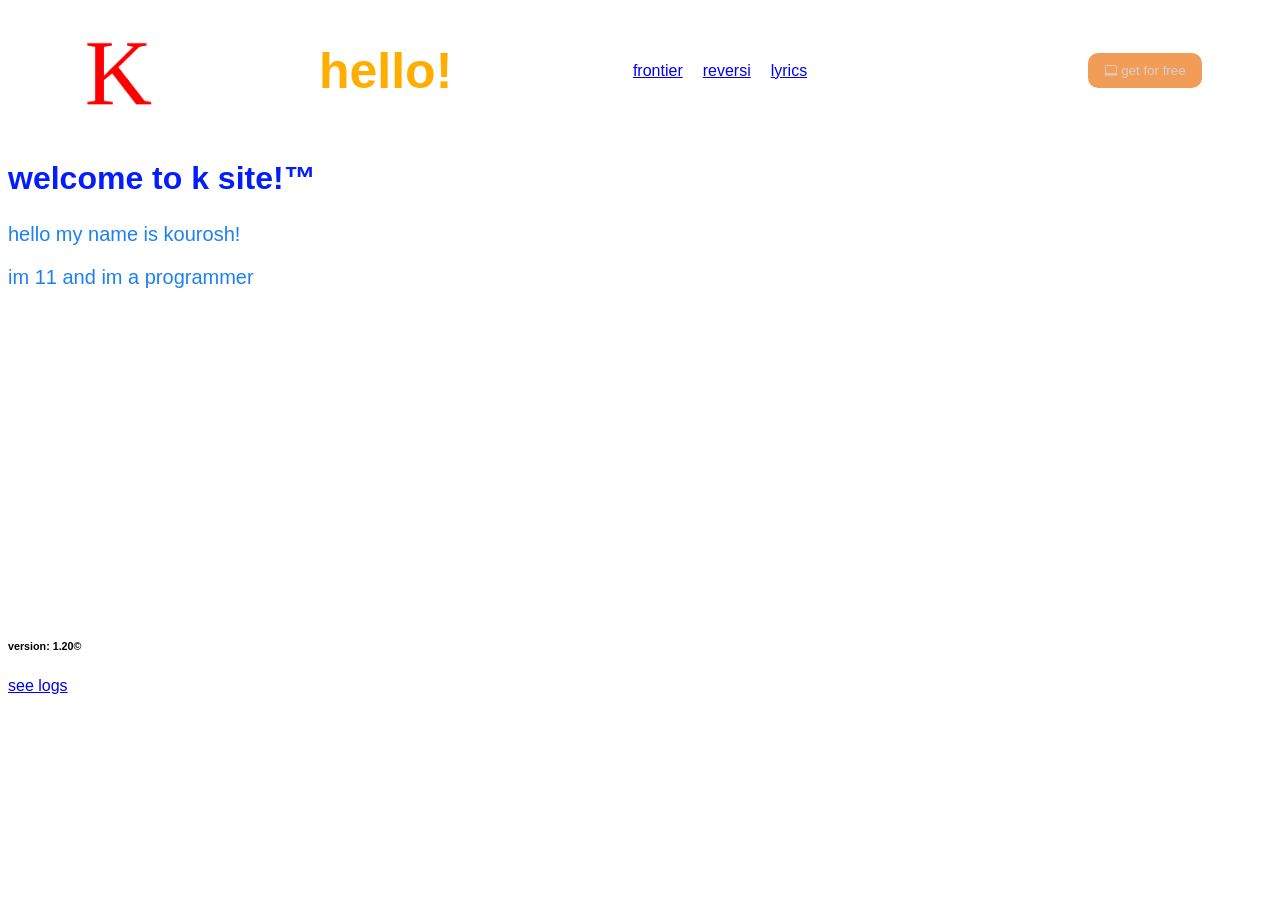
<file: index.html>
<!DOCTYPE html>
<html lang="en">
<head>
    <meta charset="UTF-8">
    <meta name="viewport" content="width=device-width, initial-scale=1.0">
    <title>k site!</title>
    <link rel="stylesheet" href="style.css">
    <link rel="stylesheet" href="https://cdn.jsdelivr.net/npm/bootstrap-icons@1.13.1/font/bootstrap-icons.min.css">
</head>
<body>
    <!-- header -->
    <header class="header-top">
        <img src="images/images.png" class="img1">
        <h1 class="h11">hello!</h1>
        <ul class="ul1">
            <a href="frontier.html">
            <li>frontier</li>
            </a>
            <a href="reversi.html">
            <li>reversi</li>
            </a>
            <a href="lyrics.html">
            <li>lyrics</li>
            </a>
        </ul>
        <br>
        <button><i class="bi bi-laptop"></i> get for free</button>
    </header>
    <footer class="footer1">
    <h2 class="h21">welcome to k site!™</h2>
    <p>hello my name is kourosh!</p>
    <p>im 11 and im a programmer</p>
    <br><br><br><br><br><br><br><br><br><br><br><br><br><br><br><br><br>
    <h6>version: 1.20©</h6>
         <a href="log.html">see logs</a>
    </footer>
</body>
</html>
</file>
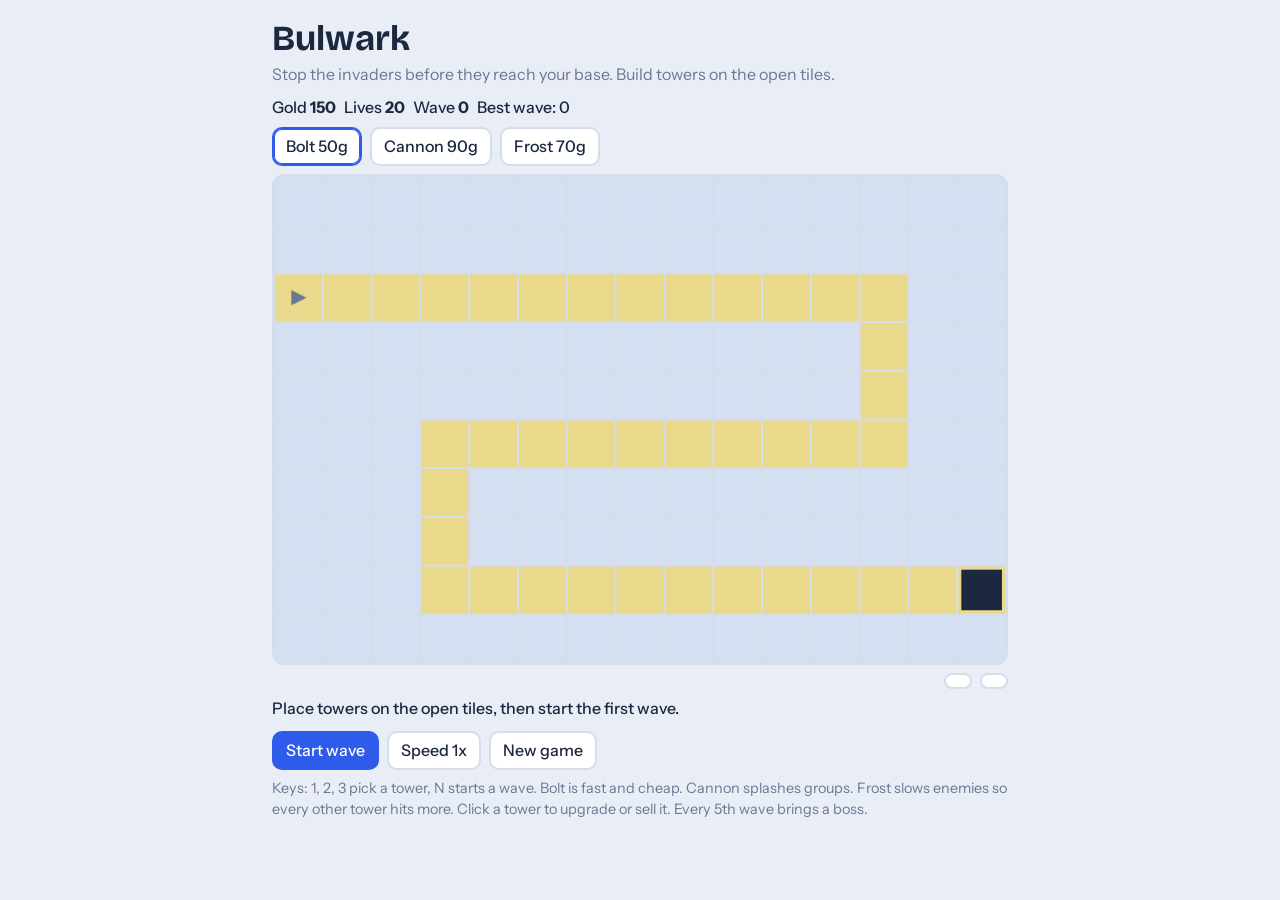
<file: bulwark.html>
<!DOCTYPE html>
<html lang="en">
<head>
<meta charset="utf-8">
<meta name="viewport" content="width=device-width, initial-scale=1, viewport-fit=cover">
<title>Bulwark</title>
<link href="https://fonts.googleapis.com/css2?family=Bricolage+Grotesque:wght@500;700&family=Instrument+Sans:wght@400;500&display=swap" rel="stylesheet">
<style>
:root{
  box-sizing:border-box;
  --bg:#e9eef6;--card:#fff;--ink:#1c2740;--muted:#6b7794;--line:#d5dcea;--cell:#d5dff2;--path:#ead98a;
  --p1:#1c2740;--accent:#2f5bea;
  padding-top:env(safe-area-inset-top,0px);padding-bottom:env(safe-area-inset-bottom,0px);
}
@media (prefers-color-scheme:dark){
  :root:not([data-theme="light"]){--bg:#141b2d;--card:#24304e;--ink:#e8edf8;--muted:#93a0bf;--line:#2c3856;--cell:#2a3655;--path:#5a5225;--p1:#e8edf8;--accent:#7b9bff}
}
:root[data-theme="dark"]{--bg:#141b2d;--card:#24304e;--ink:#e8edf8;--muted:#93a0bf;--line:#2c3856;--cell:#2a3655;--path:#5a5225;--p1:#e8edf8;--accent:#7b9bff}
html{scroll-padding-top:env(safe-area-inset-top,0px)}
*,*:before,*:after{box-sizing:inherit}
body{margin:0;background:var(--bg);color:var(--ink);font-family:"Instrument Sans",system-ui,sans-serif;font-size:16px;line-height:1.45}
main{max-width:760px;margin:0 auto;padding:20px 12px 36px}
h1{font-family:"Bricolage Grotesque",system-ui,sans-serif;font-weight:700;font-size:2.2rem;line-height:1.1;margin:0 0 4px}
.sub{color:var(--muted);margin:0 0 10px}
.row{display:flex;gap:8px;align-items:center;flex-wrap:wrap;margin:8px 0;font-weight:500}
.row .sp{flex:1}
button{font:inherit;cursor:pointer;border-radius:10px;border:2px solid var(--line);background:var(--card);color:var(--ink);padding:6px 12px}
button[aria-pressed=true]{border-color:var(--accent);box-shadow:inset 0 0 0 1px var(--accent)}
button:disabled{opacity:.45;cursor:default}
button.go{background:var(--accent);border-color:var(--accent);color:#fff;font-weight:500}
:root[data-theme="dark"] button.go{color:#141b2d}
:focus-visible{outline:3px solid var(--accent);outline-offset:2px}
canvas{display:block;width:100%;height:auto;aspect-ratio:3/2;border:2px solid var(--line);border-radius:12px;background:var(--line);touch-action:manipulation}
.msg{min-height:1.6em;font-weight:500}
.help{color:var(--muted);font-size:.9rem;margin:8px 0 0}
</style>
</head>
<body>
<main>
  <h1>Bulwark</h1>
  <p class="sub">Stop the invaders before they reach your base. Build towers on the open tiles.</p>
  <div class="row"><span>Gold <b id="g"></b></span><span>Lives <b id="l"></b></span><span>Wave <b id="w"></b></span><span id="best" class="sp"></span></div>
  <div class="row" id="tw" role="group" aria-label="Choose a tower to build"></div>
  <canvas id="cv" width="720" height="480" aria-label="Game board. Click an open tile to build, or a tower to select it."></canvas>
  <div class="row" id="panel" hidden><span id="pi" class="sp"></span><button id="up" type="button"></button><button id="sell" type="button"></button></div>
  <div class="msg" id="msg" aria-live="polite"></div>
  <div class="row"><button class="go" id="start" type="button">Start wave</button><button id="spd" type="button">Speed 1x</button><button id="new" type="button">New game</button></div>
  <p class="help">Keys: 1, 2, 3 pick a tower, N starts a wave. Bolt is fast and cheap. Cannon splashes groups. Frost slows enemies so every other tower hits more. Click a tower to upgrade or sell it. Every 5th wave brings a boss.</p>
</main>
<script>
var CW=15,CH=10,S=48,KEY="bulwark-best";
var TW={B:{n:"Bolt",c:50,d:9,r:2.7,rt:.45,col:"#2f5bea"},C:{n:"Cannon",c:90,d:24,r:2.5,rt:1.5,col:"#e0453a"},F:{n:"Frost",c:70,d:2,r:2.3,rt:.8,col:"#2a9d8f"}};
var EN={G:{hp:40,sp:55,b:5,r:11,l:1},R:{hp:22,sp:95,b:4,r:8,l:1},T:{hp:160,sp:36,b:14,r:15,l:2},X:{hp:800,sp:28,b:80,r:20,l:5}};
var WP=[[0,2],[12,2],[12,5],[3,5],[3,8],[14,8]];
var pts=WP.map(function(p){return[p[0]*S+S/2,p[1]*S+S/2]}),segL=[],total=0,pc={};
for(var i=1;i<WP.length;i++){
  var a=WP[i-1],b=WP[i];segL.push(Math.abs(b[0]-a[0])*S+Math.abs(b[1]-a[1])*S);total+=segL[i-1];
  var dx=Math.sign(b[0]-a[0]),dy=Math.sign(b[1]-a[1]),x=a[0],y=a[1];pc[x+","+y]=1;
  while(x!==b[0]||y!==b[1]){x+=dx;y+=dy;pc[x+","+y]=1}
}
function posAt(d){var i=0;while(i<segL.length-1&&d>segL[i]){d-=segL[i];i++}
  var a=pts[i],b=pts[i+1],t=Math.min(1,d/segL[i]);return[a[0]+(b[0]-a[0])*t,a[1]+(b[1]-a[1])*t]}
var cv=document.getElementById("cv"),ctx=cv.getContext("2d"),cs=getComputedStyle(document.documentElement);
function col(n){return cs.getPropertyValue(n).trim()}
var gold,lives,wave,active,over,speed=1,towers,enemies,fx,queue,spawnCd,sel,build="B",hover=null,msg,last=0;
function getBest(){try{return parseInt(localStorage.getItem(KEY),10)||0}catch(e){return 0}}
function st(t){var b=TW[t.t],k=t.l-1;return{d:b.d*(1+.7*k),r:(b.r+.2*k)*S,rt:b.rt*(1-.1*k)}}
function upCost(t){return Math.round(TW[t.t].c*.75*t.l)}
function towerAt(x,y){return towers.find(function(t){return t.x===x&&t.y===y})}
function makeWave(n){
  var q=[],cnt=5+Math.floor(n*1.8);
  for(var i=0;i<cnt;i++){var r=Math.random();q.push(n>=2&&r<.3?"R":n>=4&&r>.8?"T":"G")}
  if(n%5===0)q.push("X");
  return q;
}
function startWave(){
  if(active||over)return;
  wave++;queue=makeWave(wave);active=true;spawnCd=0;msg="Wave "+wave+" incoming.";
}
function update(dt){
  if(active&&queue.length){
    spawnCd-=dt;
    if(spawnCd<=0){var k=queue.shift(),hp=EN[k].hp*(1+.15*wave);enemies.push({k:k,d:0,hp:hp,max:hp,slow:0});spawnCd=Math.max(.35,.8-.02*wave)}
  }
  enemies.forEach(function(e){var s=EN[e.k].sp*(e.slow>0?.5:1);e.slow-=dt;e.d+=s*dt});
  enemies=enemies.filter(function(e){if(e.d>=total){lives-=EN[e.k].l;return false}return true});
  towers.forEach(function(t){
    t.cd-=dt;if(t.cd>0)return;
    var s=st(t),cx=t.x*S+S/2,cy=t.y*S+S/2,tg=null,td=-1;
    enemies.forEach(function(e){var p=posAt(e.d);if(Math.hypot(p[0]-cx,p[1]-cy)<=s.r&&e.d>td){td=e.d;tg=e}});
    if(!tg)return;
    t.cd=s.rt;var p=posAt(tg.d);
    if(t.t==="B"){tg.hp-=s.d;fx.push({l:1,a:cx,b:cy,x:p[0],y:p[1],t:.12,c:TW.B.col})}
    else if(t.t==="C"){
      enemies.forEach(function(e){var q=posAt(e.d),h=Math.hypot(q[0]-p[0],q[1]-p[1]);if(h<=S*1.1)e.hp-=h<3?s.d:s.d*.6});
      fx.push({l:0,x:p[0],y:p[1],t:.25,c:TW.C.col,r:S*1.1});
    }else{
      enemies.forEach(function(e){var q=posAt(e.d);if(Math.hypot(q[0]-p[0],q[1]-p[1])<=S*.8){e.hp-=s.d;e.slow=1.5}});
      fx.push({l:0,x:p[0],y:p[1],t:.2,c:TW.F.col,r:S*.8});
    }
  });
  enemies=enemies.filter(function(e){if(e.hp<=0){gold+=EN[e.k].b;return false}return true});
  fx.forEach(function(f){f.t-=dt});fx=fx.filter(function(f){return f.t>0});
  if(active&&!queue.length&&!enemies.length){active=false;var bn=20+wave*3;gold+=bn;msg="Wave "+wave+" cleared. +"+bn+" gold. Build or upgrade, then start the next wave."}
  if(lives<=0){
    lives=0;over=true;active=false;
    try{if(wave>getBest())localStorage.setItem(KEY,String(wave))}catch(e){}
    msg="Game over. You reached wave "+wave+".";
  }
}
function draw(){
  ctx.fillStyle=col("--line");ctx.fillRect(0,0,cv.width,cv.height);
  for(var y=0;y<CH;y++)for(var x=0;x<CW;x++){
    ctx.fillStyle=pc[x+","+y]?col("--path"):col("--cell");ctx.fillRect(x*S+1,y*S+1,S-2,S-2);
  }
  ctx.fillStyle=col("--p1");ctx.fillRect(14*S+4,8*S+4,S-8,S-8);
  ctx.fillStyle=col("--muted");ctx.font="bold 18px sans-serif";ctx.textAlign="center";ctx.textBaseline="middle";
  ctx.fillText("\u25B6",S/2,2*S+S/2);
  if(hover&&!over&&!pc[hover.x+","+hover.y]&&!towerAt(hover.x,hover.y)&&hover.x>=0&&hover.x<CW&&hover.y>=0&&hover.y<CH){
    ctx.strokeStyle=TW[build].col;ctx.globalAlpha=.6;ctx.beginPath();ctx.arc(hover.x*S+S/2,hover.y*S+S/2,TW[build].r*S,0,7);ctx.stroke();ctx.globalAlpha=1;
  }
  towers.forEach(function(t){
    var cx=t.x*S+S/2,cy=t.y*S+S/2;
    if(t===sel){ctx.strokeStyle=col("--accent");ctx.lineWidth=2;ctx.beginPath();ctx.arc(cx,cy,st(t).r,0,7);ctx.stroke();ctx.lineWidth=1}
    ctx.fillStyle=TW[t.t].col;ctx.beginPath();ctx.arc(cx,cy,S*.36,0,7);ctx.fill();
    ctx.fillStyle="#fff";ctx.font="bold 17px sans-serif";ctx.fillText(t.t,cx,cy-2);
    for(var i=0;i<t.l;i++){ctx.beginPath();ctx.arc(cx-(t.l-1)*4+i*8,cy+S*.24,2.2,0,7);ctx.fill()}
  });
  enemies.forEach(function(e){
    var p=posAt(e.d),r=EN[e.k].r;
    ctx.fillStyle=col("--ink");ctx.beginPath();ctx.arc(p[0],p[1],r,0,7);ctx.fill();
    if(e.slow>0||e.k==="X"){ctx.strokeStyle=e.slow>0?"#2a9d8f":"#e0453a";ctx.lineWidth=3;ctx.stroke();ctx.lineWidth=1}
    ctx.fillStyle="#e0453a";ctx.fillRect(p[0]-r,p[1]-r-7,2*r,3);
    ctx.fillStyle="#3fbf6a";ctx.fillRect(p[0]-r,p[1]-r-7,2*r*Math.max(0,e.hp/e.max),3);
  });
  fx.forEach(function(f){
    ctx.globalAlpha=Math.min(1,f.t*5);ctx.strokeStyle=f.c;ctx.fillStyle=f.c;
    if(f.l){ctx.lineWidth=3;ctx.beginPath();ctx.moveTo(f.a,f.b);ctx.lineTo(f.x,f.y);ctx.stroke();ctx.lineWidth=1}
    else{ctx.globalAlpha*=.35;ctx.beginPath();ctx.arc(f.x,f.y,f.r,0,7);ctx.fill()}
    ctx.globalAlpha=1;
  });
}
function $(i){return document.getElementById(i)}
function ui(){
  $("g").textContent=gold;$("l").textContent=lives;$("w").textContent=wave;
  $("best").textContent="Best wave: "+getBest();
  $("msg").textContent=msg;
  $("start").disabled=active||over;
  document.querySelectorAll("#tw button").forEach(function(b){b.setAttribute("aria-pressed",b.dataset.t===build)});
  var p=$("panel");p.hidden=!sel;
  if(sel){
    var s=st(sel),c=upCost(sel);
    $("pi").textContent=TW[sel.t].n+" level "+sel.l+": damage "+s.d.toFixed(0)+", fires every "+s.rt.toFixed(2)+"s";
    $("up").textContent=sel.l>=3?"Max level":"Upgrade "+c+"g";$("up").disabled=over||sel.l>=3||gold<c;
    $("sell").textContent="Sell +"+Math.floor(sel.sp*.6)+"g";$("sell").disabled=over;
  }
}
function frame(ts){
  var dt=Math.min(.05,(ts-last)/1000||0);last=ts;
  if(!over)update(dt*speed);
  draw();ui();requestAnimationFrame(frame);
}
function cell(ev){var r=cv.getBoundingClientRect();return{x:Math.floor((ev.clientX-r.left)*cv.width/r.width/S),y:Math.floor((ev.clientY-r.top)*cv.height/r.height/S)}}
cv.addEventListener("mousemove",function(ev){hover=cell(ev)});
cv.addEventListener("mouseleave",function(){hover=null});
cv.addEventListener("click",function(ev){
  if(over)return;
  var c=cell(ev);if(c.x<0||c.y<0||c.x>=CW||c.y>=CH)return;
  var t=towerAt(c.x,c.y);if(t){sel=t;return}
  sel=null;if(pc[c.x+","+c.y])return;
  var b=TW[build];if(gold<b.c){msg="Not enough gold for a "+b.n+" tower.";return}
  gold-=b.c;towers.push({x:c.x,y:c.y,t:build,l:1,cd:0,sp:b.c});msg="";
});
$("up").onclick=function(){if(sel&&!over&&sel.l<3&&gold>=upCost(sel)){gold-=upCost(sel);sel.sp+=upCost(sel);sel.l++}};
$("sell").onclick=function(){if(sel&&!over){gold+=Math.floor(sel.sp*.6);towers=towers.filter(function(t){return t!==sel});sel=null}};
$("start").onclick=startWave;
$("spd").onclick=function(){speed=speed===1?2:1;this.textContent="Speed "+speed+"x"};
$("new").onclick=newGame;
["B","C","F"].forEach(function(k){
  var b=document.createElement("button");b.type="button";b.dataset.t=k;b.textContent=TW[k].n+" "+TW[k].c+"g";
  b.onclick=function(){build=k;sel=null};$("tw").appendChild(b);
});
document.addEventListener("keydown",function(e){
  if(e.key==="1")build="B";else if(e.key==="2")build="C";else if(e.key==="3")build="F";
  else if(e.key==="n"||e.key==="N")startWave();
});
function newGame(){
  gold=150;lives=20;wave=0;active=false;over=false;towers=[];enemies=[];fx=[];queue=[];sel=null;
  msg="Place towers on the open tiles, then start the first wave.";
}
newGame();requestAnimationFrame(frame);
</script>
</body>
</html>
</file>
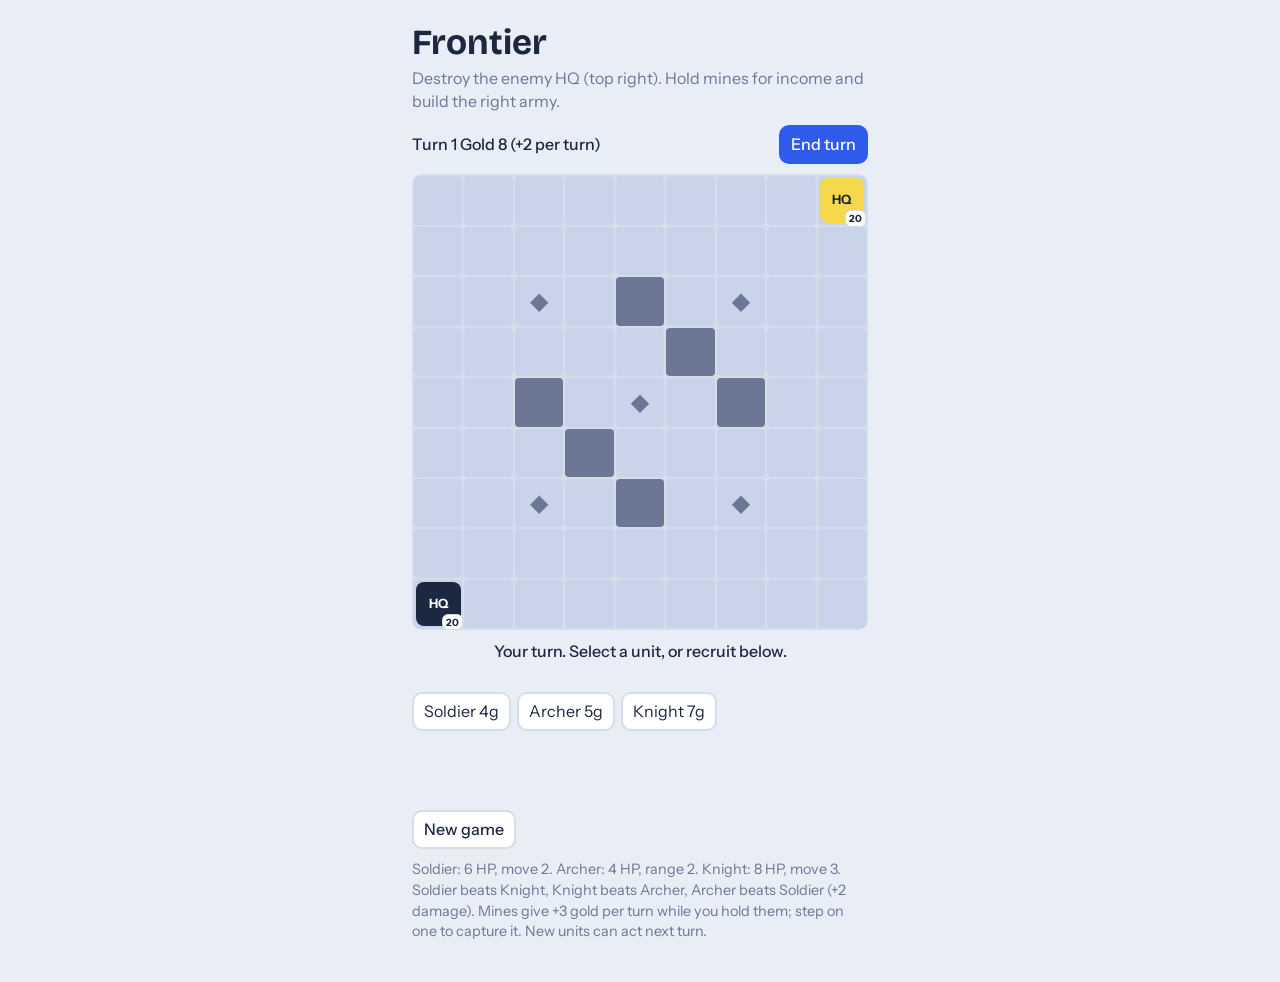
<file: frontier.html>
<!DOCTYPE html>
<html lang="en">
<head>
<meta charset="utf-8">
<meta name="viewport" content="width=device-width, initial-scale=1, viewport-fit=cover">
<title>Frontier</title>
<link href="https://fonts.googleapis.com/css2?family=Bricolage+Grotesque:wght@500;700&family=Instrument+Sans:wght@400;500&display=swap" rel="stylesheet">
<style>
:root{
  box-sizing:border-box;
  --bg:#e9eef6;--card:#fff;--ink:#1c2740;--muted:#6b7794;--line:#d5dcea;--board:#c9d4ea;
  --p1:#1c2740;--p1t:#fff;--p2:#f6d84c;--p2t:#1c2740;--accent:#2f5bea;--danger:#e0453a;--gold:#b58f00;
  padding-top:env(safe-area-inset-top,0px);padding-bottom:env(safe-area-inset-bottom,0px);
}
@media (prefers-color-scheme:dark){
  :root:not([data-theme="light"]){--bg:#141b2d;--card:#24304e;--ink:#e8edf8;--muted:#93a0bf;--line:#2c3856;--board:#24304e;--p1:#e8edf8;--p1t:#141b2d;--accent:#7b9bff;--gold:#f6d84c}
}
:root[data-theme="dark"]{--bg:#141b2d;--card:#24304e;--ink:#e8edf8;--muted:#93a0bf;--line:#2c3856;--board:#24304e;--p1:#e8edf8;--p1t:#141b2d;--accent:#7b9bff;--gold:#f6d84c}
html{scroll-padding-top:env(safe-area-inset-top,0px)}
*,*:before,*:after{box-sizing:inherit}
body{margin:0;background:var(--bg);color:var(--ink);font-family:"Instrument Sans",system-ui,sans-serif;font-size:16px;line-height:1.45}
main{max-width:480px;margin:0 auto;padding:24px 12px 40px}
h1{font-family:"Bricolage Grotesque",system-ui,sans-serif;font-weight:700;font-size:2.2rem;line-height:1.1;margin:0 0 4px}
.sub{color:var(--muted);margin:0 0 12px}
.row{display:flex;justify-content:space-between;align-items:center;gap:8px;margin-bottom:10px;flex-wrap:wrap;font-weight:500}
button{font:inherit;cursor:pointer;border-radius:10px;border:2px solid var(--line);background:var(--card);color:var(--ink);padding:6px 10px}
button:disabled{opacity:.45;cursor:default}
button.go{background:var(--accent);border-color:var(--accent);color:#fff;font-weight:500}
:root[data-theme="dark"] button.go{color:#141b2d}
:focus-visible{outline:3px solid var(--accent);outline-offset:2px}
.board{display:grid;grid-template-columns:repeat(9,1fr);gap:2px;background:var(--line);padding:2px;border-radius:10px}
.cell{aspect-ratio:1;background:var(--board);border:0;border-radius:4px;padding:0;position:relative;display:flex;align-items:center;justify-content:center}
.cell.wall{background:var(--muted)}
.cell.reach{box-shadow:inset 0 0 0 3px var(--accent);background:color-mix(in srgb,var(--accent) 22%,var(--board))}
.cell.tgt{box-shadow:inset 0 0 0 3px var(--danger)}
.cell.sel{outline:3px solid var(--accent);outline-offset:-3px}
.mine{position:absolute;font-style:normal;font-size:1.5rem;line-height:1;color:var(--muted)}
.mine.o0{color:var(--p1)}.mine.o1{color:var(--gold)}
.u,.hq{position:relative;z-index:1;display:flex;align-items:center;justify-content:center;font-weight:700;width:78%;height:78%}
.u{border-radius:50%}.hq{border-radius:8px;width:92%;height:92%;font-size:.8rem}
.u.o0,.hq.o0{background:var(--p1);color:var(--p1t)}
.u.o1,.hq.o1{background:var(--p2);color:var(--p2t)}
.u.done{opacity:.55}
small{position:absolute;right:-2px;bottom:-4px;font-size:.62rem;background:var(--card);color:var(--ink);border-radius:6px;padding:0 3px;border:1px solid var(--line)}
.msg{min-height:2.6em;margin:10px 0;font-weight:500;text-align:center}
.rec{display:flex;gap:6px;flex-wrap:wrap;margin-bottom:10px}
.log{color:var(--muted);font-size:.9rem;min-height:4.2em;margin:0 0 8px}
.help{color:var(--muted);font-size:.9rem;margin:0}
</style>
</head>
<body>
<main>
  <h1>Frontier</h1>
  <p class="sub">Destroy the enemy HQ (top right). Hold mines for income and build the right army.</p>
  <div class="row"><span id="info"></span><button class="go" id="end" type="button">End turn</button></div>
  <div class="board" id="board"></div>
  <div class="msg" id="msg" aria-live="polite"></div>
  <div class="rec" id="rec"></div>
  <p class="log" id="log"></p>
  <div class="row"><button id="new" type="button">New game</button></div>
  <p class="help">Soldier: 6 HP, move 2. Archer: 4 HP, range 2. Knight: 8 HP, move 3. Soldier beats Knight, Knight beats Archer, Archer beats Soldier (+2 damage). Mines give +3 gold per turn while you hold them; step on one to capture it. New units can act next turn.</p>
</main>
<script>
var G=9,T={S:{n:"Soldier",c:4,hp:6,a:3,m:2,r:1},A:{n:"Archer",c:5,hp:4,a:3,m:2,r:2},K:{n:"Knight",c:7,hp:8,a:4,m:3,r:1}};
var BEAT={K:"A",A:"S",S:"K"},DIRS=[[1,0],[-1,0],[0,1],[0,-1]];
var walls,mines,units,hq,gold,turn,turnNo,sel,over,winner,busy,notes,cells=[];
function key(x,y){return x+","+y}
function dist(a,b,c,d){return Math.abs(a-c)+Math.abs(b-d)}
function ub(x,y){return units.find(function(u){return u.x===x&&u.y===y})}
function hqAt(x,y){return hq.findIndex(function(h){return h.x===x&&h.y===y})}
function blocked(x,y){return x<0||y<0||x>=G||y>=G||walls[key(x,y)]||ub(x,y)||hqAt(x,y)>=0}
function mineAt(x,y){return mines.find(function(m){return m.x===x&&m.y===y})}
function income(o){return 2+3*mines.filter(function(m){return m.owner===o}).length}
function note(t){notes.push(t);if(notes.length>3)notes.shift()}
function reach(u){
  var q=[{x:u.x,y:u.y,d:0}],seen={},out=[];seen[key(u.x,u.y)]=1;
  while(q.length){
    var c=q.shift();out.push(c);if(c.d>=T[u.t].m)continue;
    DIRS.forEach(function(d){var x=c.x+d[0],y=c.y+d[1];
      if(!seen[key(x,y)]&&!blocked(x,y)){seen[key(x,y)]=1;q.push({x:x,y:y,d:c.d+1})}});
  }
  return out;
}
function targets(u,x,y){
  var r=T[u.t].r,out=[];
  units.forEach(function(e){if(e.o!==u.o&&dist(e.x,e.y,x,y)<=r)out.push({k:"u",e:e,x:e.x,y:e.y})});
  var h=hq[1-u.o];if(dist(h.x,h.y,x,y)<=r)out.push({k:"h",e:h,x:h.x,y:h.y});
  return out;
}
function dmg(a,d){return T[a.t].a+(d.t&&BEAT[a.t]===d.t?2:0)}
function moveTo(u,x,y){u.x=x;u.y=y;u.moved=true;var m=mineAt(x,y);if(m&&m.owner!==u.o){m.owner=u.o;note((u.o?"Enemy":"You")+" captured a mine.")}}
function attack(u,g){
  var e=g.e,d=dmg(u,e),dd=dist(u.x,u.y,e.x,e.y);e.hp-=d;u.moved=u.acted=true;
  var m=(u.o?"Enemy ":"Your ")+T[u.t].n+" hit "+(g.k==="h"?"HQ":T[e.t].n)+" for "+d+".";
  if(e.hp<=0){
    if(g.k==="h"){over=true;winner=u.o}else{units=units.filter(function(x){return x!==e});m+=" Destroyed."}
  }else if(g.k==="u"&&dd===1){
    var c=dmg(e,u);u.hp-=c;m+=" Counter "+c+".";
    if(u.hp<=0){units=units.filter(function(x){return x!==u});m+=" Attacker lost."}
  }
  note(m);
}
function recruit(o,t){
  if(gold[o]<T[t].c)return false;
  var h=hq[o],c=[];
  for(var dx=-1;dx<=1;dx++)for(var dy=-1;dy<=1;dy++){var x=h.x+dx,y=h.y+dy;if((dx||dy)&&!blocked(x,y))c.push({x:x,y:y})}
  if(!c.length)return false;
  c.sort(function(a,b){return dist(a.x,a.y,4,4)-dist(b.x,b.y,4,4)});
  gold[o]-=T[t].c;units.push({t:t,o:o,x:c[0].x,y:c[0].y,hp:T[t].hp,moved:true,acted:true});
  return true;
}
function startTurn(o){gold[o]+=income(o);units.forEach(function(u){if(u.o===o)u.moved=u.acted=false})}
function aiRecruit(){
  var cnt={S:0,A:0,K:0},keys=["S","A","K"];
  units.forEach(function(u){if(u.o===0)cnt[u.t]++});
  var n=units.filter(function(u){return u.o===1}).length;
  while(n<9){
    keys.sort(function(a,b){return cnt[b]-cnt[a]||Math.random()-.5});
    var want={K:"S",A:"K",S:"A"}[keys[0]];
    if(gold[1]<T[want].c)want="S";
    if(!recruit(1,want))break;
    n++;
  }
}
function aiAct(u){
  var mn=mines.filter(function(m){return m.owner!==1}).sort(function(a,b){return dist(a.x,a.y,u.x,u.y)-dist(b.x,b.y,u.x,u.y)})[0];
  var obj=mn&&dist(mn.x,mn.y,u.x,u.y)<=6?mn:hq[0],best=null,bs=-1e9;
  reach(u).forEach(function(t){
    var m=mineAt(t.x,t.y),base=-0.4*dist(t.x,t.y,obj.x,obj.y)+(m&&m.owner!==1?5:0);
    if(base>bs){bs=base;best={t:t,g:null}}
    targets(u,t.x,t.y).forEach(function(g){
      var d=dmg(u,g.e),kill=g.e.hp<=d,ad=dist(t.x,t.y,g.x,g.y);
      var s=base+3*d+(kill?12:0)+(g.k==="h"?d*2:0)-(ad===1&&g.k==="u"&&!kill?dmg(g.e,u)*2:0);
      if(s>bs){bs=s;best={t:t,g:g}}
    });
  });
  if(best.t.x!==u.x||best.t.y!==u.y)moveTo(u,best.t.x,best.t.y);
  if(best.g)attack(u,best.g);
}
function aiTurn(){
  startTurn(1);aiRecruit();render();
  var list=units.filter(function(u){return u.o===1}),i=0;
  (function step(){
    if(over){render();return}
    if(i>=list.length){turn=0;busy=false;turnNo++;startTurn(0);render();return}
    var u=list[i++];
    if(units.indexOf(u)>=0)aiAct(u);
    render();setTimeout(step,350);
  })();
}
function render(){
  var rs={},ts={};
  if(sel&&turn===0&&!over){
    if(!sel.moved)reach(sel).forEach(function(c){if(c.d>0)rs[key(c.x,c.y)]=1});
    if(!sel.acted)targets(sel,sel.x,sel.y).forEach(function(g){ts[key(g.x,g.y)]=1});
  }
  cells.forEach(function(el,i){
    var x=i%G,y=Math.floor(i/G),k=key(x,y),h="",cls="cell",lab="Column "+(x+1)+", row "+(y+1)+": ";
    if(walls[k]){cls+=" wall";lab+="mountain"}
    var m=mineAt(x,y);
    if(m){h+='<i class="mine o'+m.owner+'">&#9670;</i>';lab+="mine, "+(m.owner<0?"neutral":m.owner?"enemy":"yours")+". "}
    var hi=hqAt(x,y);
    if(hi>=0){h+='<span class="hq o'+hi+'">HQ<small>'+hq[hi].hp+'</small></span>';lab+=(hi?"enemy":"your")+" HQ, "+hq[hi].hp+" health"}
    var u=ub(x,y);
    if(u){h+='<span class="u o'+u.o+(u.moved&&u.acted?" done":"")+'">'+u.t+'<small>'+u.hp+'</small></span>';lab+=(u.o?"enemy ":"your ")+T[u.t].n+", "+u.hp+" health"}
    if(rs[k]){cls+=" reach";lab+="can move here"}
    if(ts[k]){cls+=" tgt";lab+=", can attack"}
    if(sel&&sel===u)cls+=" sel";
    el.className=cls;el.innerHTML=h;el.setAttribute("aria-label",lab);
  });
  document.getElementById("info").textContent="Turn "+turnNo+"   Gold "+gold[0]+" (+"+income(0)+" per turn)";
  document.getElementById("msg").textContent=over?(winner===0?"Victory! The enemy HQ has fallen.":"Defeat. Your HQ has fallen."):busy?"Enemy is moving...":"Your turn. Select a unit, or recruit below.";
  document.getElementById("log").innerHTML=notes.join("<br>");
  document.querySelectorAll("#rec button").forEach(function(b){b.disabled=over||busy||gold[0]<T[b.dataset.t].c});
  document.getElementById("end").disabled=over||busy;
}
function click(x,y){
  if(over||busy||turn!==0)return;
  var u=ub(x,y),s=sel;
  if(s){
    if(u&&u.o===0){sel=(u.moved&&u.acted)?null:u;render();return}
    if(!s.acted){var g=targets(s,s.x,s.y).find(function(t){return t.x===x&&t.y===y});
      if(g){attack(s,g);sel=null;render();return}}
    if(!s.moved){var r=reach(s).find(function(c){return c.d>0&&c.x===x&&c.y===y});
      if(r){moveTo(s,x,y);render();return}}
    sel=null;render();return;
  }
  if(u&&u.o===0&&!(u.moved&&u.acted))sel=u;
  render();
}
function newGame(){
  walls={};[[3,5],[5,3],[2,4],[6,4],[4,6],[4,2]].forEach(function(p){walls[key(p[0],p[1])]=1});
  mines=[[2,6],[6,2],[4,4],[6,6],[2,2]].map(function(p){return{x:p[0],y:p[1],owner:-1}});
  units=[];hq=[{x:0,y:8,hp:20},{x:8,y:0,hp:20}];gold=[6,6];turn=0;turnNo=1;sel=null;over=false;winner=-1;busy=false;notes=[];
  startTurn(0);render();
}
var bd=document.getElementById("board");
for(var k=0;k<G*G;k++)(function(i){
  var b=document.createElement("button");b.type="button";b.className="cell";
  b.onclick=function(){click(i%G,Math.floor(i/G))};bd.appendChild(b);cells.push(b);
})(k);
var rec=document.getElementById("rec");
["S","A","K"].forEach(function(t){
  var b=document.createElement("button");b.type="button";b.dataset.t=t;b.textContent=T[t].n+" "+T[t].c+"g";
  b.onclick=function(){if(!over&&!busy&&turn===0){if(!recruit(0,t))note("No free space next to your HQ.");render()}};
  rec.appendChild(b);
});
document.getElementById("end").onclick=function(){
  if(over||busy)return;sel=null;turn=1;busy=true;render();setTimeout(aiTurn,400);
};
document.getElementById("new").onclick=newGame;
newGame();
</script>
</body>
</html>
</file>
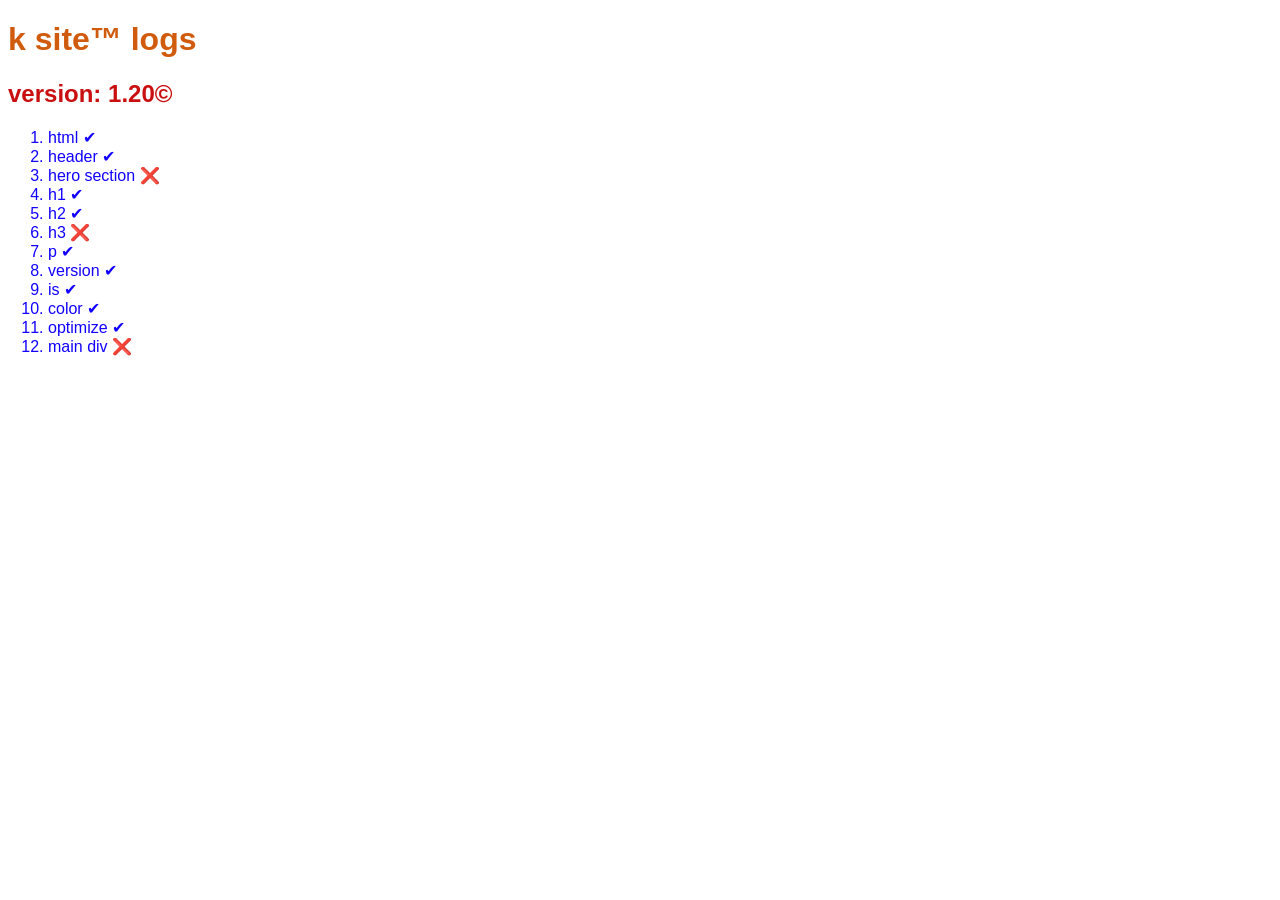
<file: log.html>
<!DOCTYPE html>
<html lang="en">
<head>
    <meta charset="UTF-8">
    <meta name="viewport" content="width=device-width, initial-scale=1.0">
    <title>k site logs</title>
    <link rel="stylesheet" href="log.css">
</head>
<body>
    <h1>k site™ logs</h1>
    <h2>version: 1.20©</h2>
    <ul>
        <li>html ✔</li>
        <li>header ✔</li>
        <li>hero section ❌</li>
        <li>h1 ✔</li>
        <li>h2 ✔</li>
        <li>h3 ❌</li>
        <li>p ✔</li>
        <li>version ✔</li>
        <li>is ✔</li>
        <li>color ✔</li>
        <li>optimize ✔</li>
        <li>main div ❌</li>
    </ul>
</body>
</html>
</file>
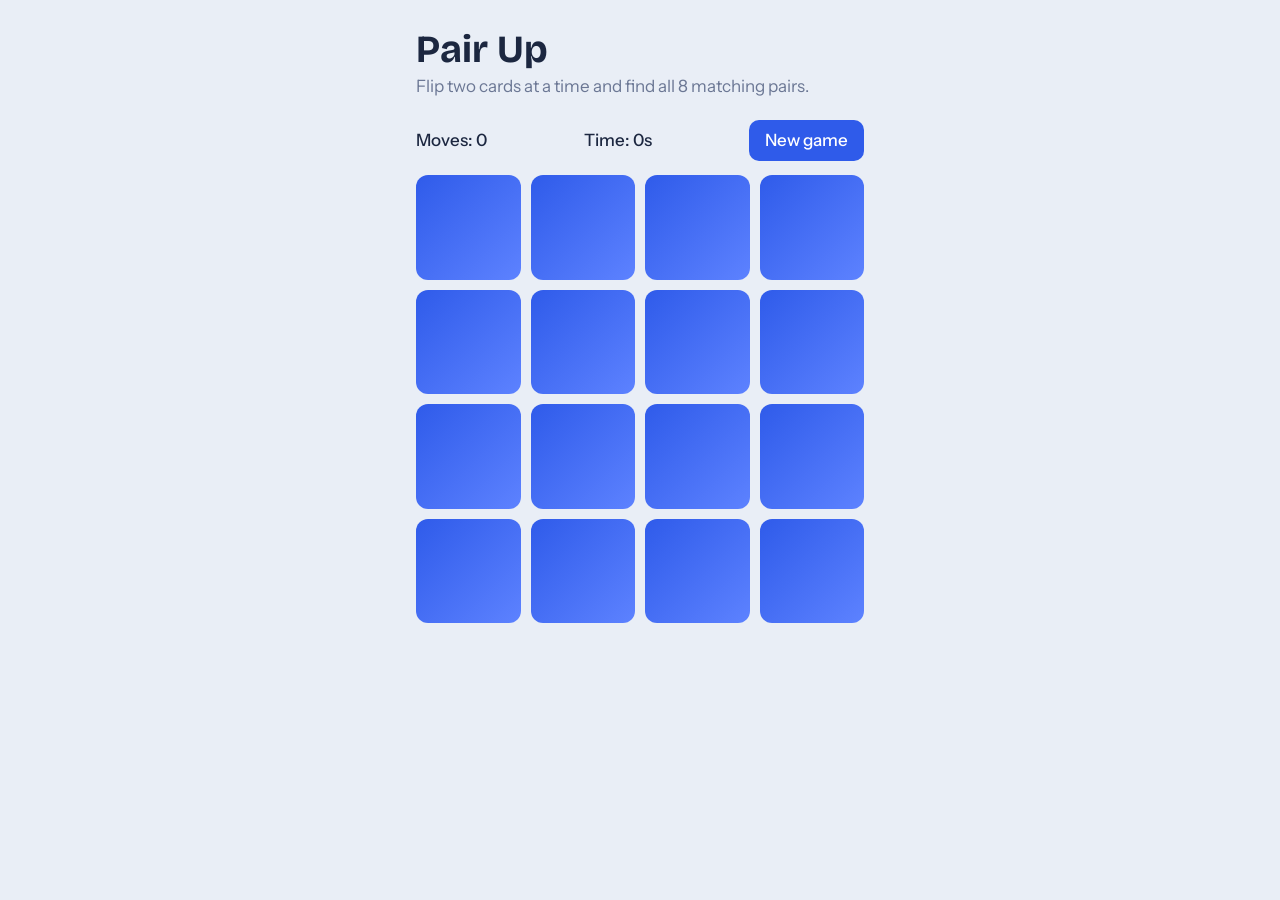
<file: memory-game.html>
<!DOCTYPE html>
<html lang="en">
<head>
<meta charset="utf-8">
<meta name="viewport" content="width=device-width, initial-scale=1, viewport-fit=cover">
<title>Pair Up</title>
<link href="https://fonts.googleapis.com/css2?family=Bricolage+Grotesque:wght@500;700&family=Instrument+Sans:wght@400;500&display=swap" rel="stylesheet">
<style>
:root{
  box-sizing:border-box;
  --bg:#e9eef6; --card:#ffffff; --ink:#1c2740; --muted:#6b7794; --line:#d5dcea;
  --back:#2f5bea; --back2:#5d82ff; --match:#f6d84c;
  padding-top:env(safe-area-inset-top,0px); padding-bottom:env(safe-area-inset-bottom,0px);
}
@media (prefers-color-scheme:dark){
  :root:not([data-theme="light"]){--bg:#141b2d;--card:#24304e;--ink:#e8edf8;--muted:#93a0bf;--line:#2c3856;--back:#4a6fe0;--back2:#6b8cff;--match:#8a7a1e}
}
:root[data-theme="dark"]{--bg:#141b2d;--card:#24304e;--ink:#e8edf8;--muted:#93a0bf;--line:#2c3856;--back:#4a6fe0;--back2:#6b8cff;--match:#8a7a1e}
html{scroll-padding-top:env(safe-area-inset-top,0px)}
*,*:before,*:after{box-sizing:inherit}
body{margin:0;background:var(--bg);color:var(--ink);font-family:"Instrument Sans",system-ui,sans-serif;font-size:17px;line-height:1.5}
main{max-width:480px;margin:0 auto;padding:28px 16px 40px}
h1{font-family:"Bricolage Grotesque",system-ui,sans-serif;font-weight:700;font-size:2.4rem;line-height:1.1;margin:0 0 4px}
.sub{color:var(--muted);margin:0 0 20px}
.stats{display:flex;justify-content:space-between;align-items:center;margin-bottom:14px;gap:8px}
.stats span{font-weight:500}
.stats small{color:var(--muted);font-weight:400}
button{font:inherit;cursor:pointer;border:0;border-radius:10px}
:focus-visible{outline:3px solid var(--back);outline-offset:2px}
.restart{background:var(--back);color:#fff;font-weight:500;padding:8px 16px}
.grid{display:grid;grid-template-columns:repeat(4,1fr);gap:10px}
.card{aspect-ratio:1;perspective:600px;background:none;padding:0}
.in{position:relative;display:block;width:100%;height:100%;transform-style:preserve-3d;transition:transform .35s}
.card.up .in,.card.hit .in{transform:rotateY(180deg)}
.f,.b{position:absolute;inset:0;display:flex;align-items:center;justify-content:center;border-radius:12px;backface-visibility:hidden;-webkit-backface-visibility:hidden}
.b{background:linear-gradient(135deg,var(--back),var(--back2))}
.f{transform:rotateY(180deg);background:var(--card);border:2px solid var(--line);font-size:2.2rem}
.card.hit .f{background:var(--match);border-color:var(--match)}
.msg{min-height:1.6em;margin-top:16px;text-align:center;font-weight:500}
@media (prefers-reduced-motion:reduce){.in{transition:none}}
</style>
</head>
<body>
<main>
  <h1>Pair Up</h1>
  <p class="sub">Flip two cards at a time and find all 8 matching pairs.</p>
  <div class="stats">
    <span id="moves">Moves: 0</span>
    <span id="time">Time: 0s</span>
    <button class="restart" id="restart" type="button">New game</button>
  </div>
  <div class="grid" id="grid"></div>
  <div class="msg" id="msg" aria-live="polite"></div>
  <div class="stats"><small id="best"></small></div>
</main>
<script>
var SYMS=["🚀","🌵","🎲","🍄","🐙","🔮","🎸","🍋"];
var KEY="pairup-best",grid=document.getElementById("grid");
var first=null,lock=false,moves=0,pairs=0,start=0,timer=null;
function getBest(){try{return parseInt(localStorage.getItem(KEY),10)||0}catch(e){return 0}}
function showBest(){var b=getBest();document.getElementById("best").textContent=b?"Best: "+b+" moves":""}
function shuffle(a){for(var i=a.length-1;i>0;i--){var j=Math.floor(Math.random()*(i+1));var t=a[i];a[i]=a[j];a[j]=t}return a}
function tick(){document.getElementById("time").textContent="Time: "+Math.floor((Date.now()-start)/1000)+"s"}
function newGame(){
  clearInterval(timer);timer=null;first=null;lock=false;moves=0;pairs=0;start=0;
  document.getElementById("moves").textContent="Moves: 0";
  document.getElementById("time").textContent="Time: 0s";
  document.getElementById("msg").textContent="";
  grid.innerHTML="";
  shuffle(SYMS.concat(SYMS)).forEach(function(s){
    var c=document.createElement("button");c.type="button";c.className="card";c.dataset.s=s;
    c.setAttribute("aria-label","Hidden card");
    c.innerHTML='<span class="in"><span class="b"></span><span class="f">'+s+'</span></span>';
    c.onclick=function(){flip(c)};
    grid.appendChild(c);
  });
  showBest();
}
function flip(c){
  if(lock||c.classList.contains("up")||c.classList.contains("hit"))return;
  if(!timer){start=Date.now();timer=setInterval(tick,500)}
  c.classList.add("up");c.setAttribute("aria-label","Card "+c.dataset.s);
  if(!first){first=c;return}
  moves++;document.getElementById("moves").textContent="Moves: "+moves;
  var a=first,b=c;first=null;
  if(a.dataset.s===b.dataset.s){
    a.classList.replace("up","hit");b.classList.replace("up","hit");pairs++;
    if(pairs===SYMS.length)win();
  }else{
    lock=true;
    setTimeout(function(){
      [a,b].forEach(function(x){x.classList.remove("up");x.setAttribute("aria-label","Hidden card")});
      lock=false;
    },800);
  }
}
function win(){
  clearInterval(timer);timer=null;tick();
  var best=getBest(),msg="You won in "+moves+" moves.";
  if(!best||moves<best){try{localStorage.setItem(KEY,String(moves))}catch(e){}msg+=" New best!"}
  document.getElementById("msg").textContent=msg;showBest();
}
document.getElementById("restart").onclick=newGame;
newGame();
</script>
</body>
</html>
</file>
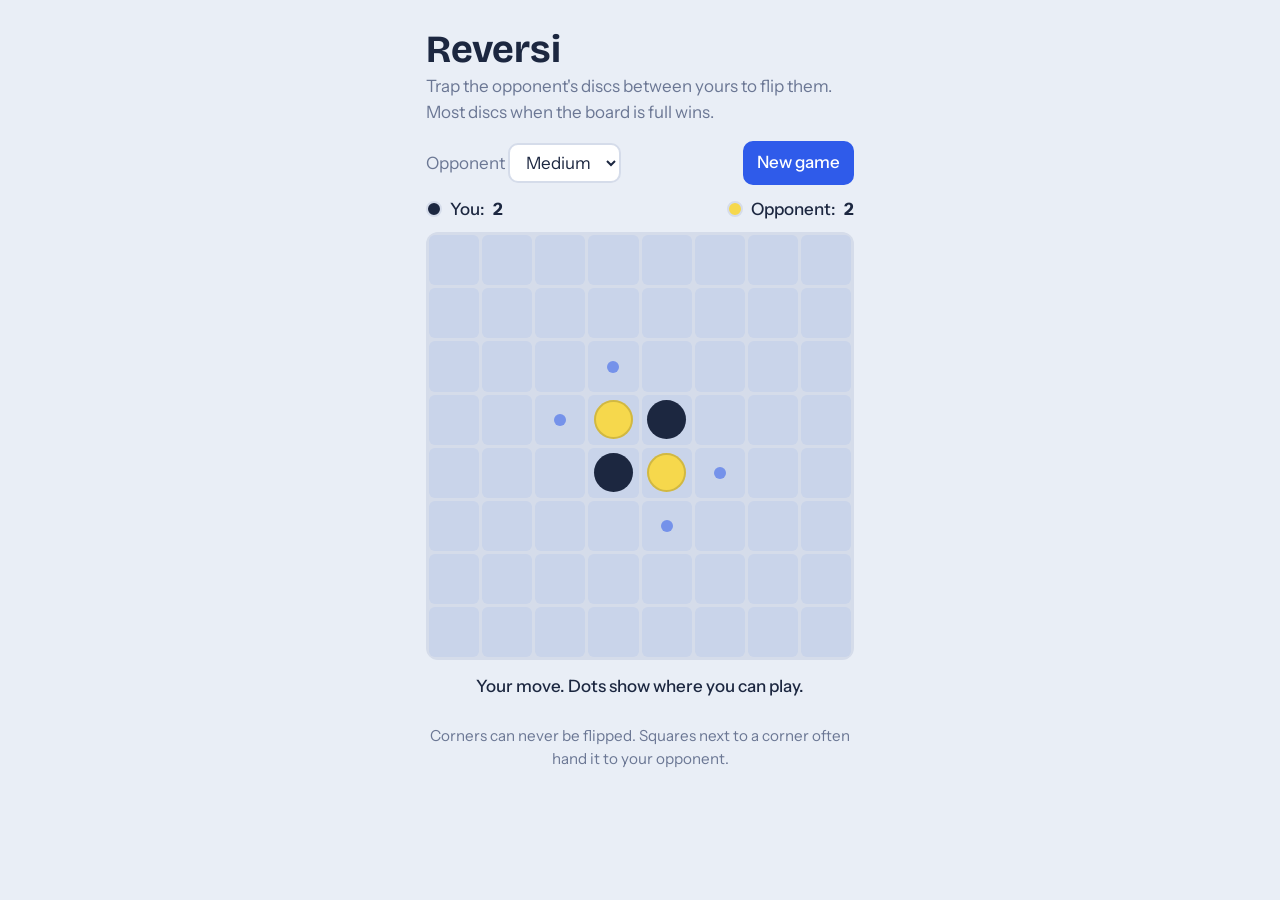
<file: reversi.html>
<!DOCTYPE html>
<html lang="en">
<head>
<meta charset="utf-8">
<meta name="viewport" content="width=device-width, initial-scale=1, viewport-fit=cover">
<title>Reversi</title>
<link href="https://fonts.googleapis.com/css2?family=Bricolage+Grotesque:wght@500;700&family=Instrument+Sans:wght@400;500&display=swap" rel="stylesheet">
<style>
:root{
  box-sizing:border-box;
  --bg:#e9eef6; --card:#ffffff; --ink:#1c2740; --muted:#6b7794; --line:#d5dcea;
  --board:#c9d4ea; --p1:#1c2740; --p2:#f6d84c; --accent:#2f5bea;
  padding-top:env(safe-area-inset-top,0px); padding-bottom:env(safe-area-inset-bottom,0px);
}
@media (prefers-color-scheme:dark){
  :root:not([data-theme="light"]){--bg:#141b2d;--card:#24304e;--ink:#e8edf8;--muted:#93a0bf;--line:#2c3856;--board:#24304e;--p1:#e8edf8;--p2:#f6d84c;--accent:#7b9bff}
}
:root[data-theme="dark"]{--bg:#141b2d;--card:#24304e;--ink:#e8edf8;--muted:#93a0bf;--line:#2c3856;--board:#24304e;--p1:#e8edf8;--p2:#f6d84c;--accent:#7b9bff}
html{scroll-padding-top:env(safe-area-inset-top,0px)}
*,*:before,*:after{box-sizing:inherit}
body{margin:0;background:var(--bg);color:var(--ink);font-family:"Instrument Sans",system-ui,sans-serif;font-size:17px;line-height:1.5}
main{max-width:460px;margin:0 auto;padding:28px 16px 40px}
h1{font-family:"Bricolage Grotesque",system-ui,sans-serif;font-weight:700;font-size:2.4rem;line-height:1.1;margin:0 0 4px}
.sub{color:var(--muted);margin:0 0 16px}
.bar{display:flex;justify-content:space-between;align-items:center;gap:8px;margin-bottom:12px;flex-wrap:wrap}
.bar label{color:var(--muted)}
select,button.new{font:inherit;border-radius:10px;padding:7px 12px;border:2px solid var(--line);background:var(--card);color:var(--ink)}
button.new{background:var(--accent);border-color:var(--accent);color:#fff;font-weight:500;cursor:pointer}
:root[data-theme="dark"] button.new{color:#141b2d}
:focus-visible{outline:3px solid var(--accent);outline-offset:2px}
.score{display:flex;justify-content:space-between;font-weight:500;margin-bottom:10px}
.score span{display:flex;align-items:center;gap:8px}
.dot{width:16px;height:16px;border-radius:50%;display:inline-block;border:2px solid var(--line)}
.board{display:grid;grid-template-columns:repeat(8,1fr);gap:3px;background:var(--line);padding:3px;border-radius:12px}
.cell{aspect-ratio:1;background:var(--board);border:0;border-radius:6px;padding:0;position:relative;cursor:pointer;display:flex;align-items:center;justify-content:center}
.disc{width:78%;height:78%;border-radius:50%;background:transparent;transform:scale(0);transition:background .3s,transform .3s}
.cell.c1 .disc{background:var(--p1);transform:scale(1)}
.cell.c2 .disc{background:var(--p2);transform:scale(1);box-shadow:inset 0 0 0 2px rgba(0,0,0,.15)}
.cell.hint:after{content:"";position:absolute;width:24%;height:24%;border-radius:50%;background:var(--accent);opacity:.55}
.cell.last{outline:3px solid var(--accent);outline-offset:-3px}
.msg{min-height:3em;margin-top:14px;text-align:center;font-weight:500}
.tip{color:var(--muted);font-size:.95rem;text-align:center;margin:0}
@media (prefers-reduced-motion:reduce){.disc{transition:none}}
</style>
</head>
<body>
<main>
  <h1>Reversi</h1>
  <p class="sub">Trap the opponent's discs between yours to flip them. Most discs when the board is full wins.</p>
  <div class="bar">
    <span><label for="lvl">Opponent </label><select id="lvl"><option value="1">Easy</option><option value="3" selected>Medium</option><option value="5">Hard</option></select></span>
    <button class="new" id="new" type="button">New game</button>
  </div>
  <div class="score">
    <span><i class="dot" style="background:var(--p1)"></i>You: <b id="s1">2</b></span>
    <span><i class="dot" style="background:var(--p2)"></i>Opponent: <b id="s2">2</b></span>
  </div>
  <div class="board" id="board"></div>
  <div class="msg" id="msg" aria-live="polite"></div>
  <p class="tip">Corners can never be flipped. Squares next to a corner often hand it to your opponent.</p>
</main>
<script>
var D=[[-1,-1],[-1,0],[-1,1],[0,-1],[0,1],[1,-1],[1,0],[1,1]];
var Q=[100,-20,10,5],W=[];
(function(){var R=[[100,-20,10,5],[-20,-50,-2,-2],[10,-2,-1,-1],[5,-2,-1,-1]];
for(var r=0;r<8;r++)for(var c=0;c<8;c++){var a=r<4?r:7-r,b=c<4?c:7-c;W.push(R[a][b])}})();
var board,turn,over,busy,last,cells=[];
function flips(b,i,p){
  if(b[i])return [];var r=i>>3,c=i&7,q=3-p,out=[];
  D.forEach(function(d){
    var rr=r+d[0],cc=c+d[1],line=[];
    while(rr>=0&&rr<8&&cc>=0&&cc<8&&b[rr*8+cc]===q){line.push(rr*8+cc);rr+=d[0];cc+=d[1]}
    if(line.length&&rr>=0&&rr<8&&cc>=0&&cc<8&&b[rr*8+cc]===p)out=out.concat(line);
  });
  return out;
}
function moves(b,p){var m=[];for(var i=0;i<64;i++){var f=flips(b,i,p);if(f.length)m.push({i:i,f:f})}return m}
function apply(b,m,p){var n=b.slice();n[m.i]=p;m.f.forEach(function(x){n[x]=p});return n}
function count(b,p){var n=0;for(var i=0;i<64;i++)if(b[i]===p)n++;return n}
function evaluate(b){
  var s=0,c1=0,c2=0;
  for(var i=0;i<64;i++){if(b[i]===2){s+=W[i];c2++}else if(b[i]===1){s-=W[i];c1++}}
  s+=6*(moves(b,2).length-moves(b,1).length);
  if(c1+c2>54)s+=(c2-c1)*10;
  return s;
}
function search(b,depth,alpha,beta,p){
  var ms=moves(b,p);
  if(!ms.length){
    if(!moves(b,3-p).length)return (count(b,2)-count(b,1))*1000;
    return search(b,depth-1,alpha,beta,3-p);
  }
  if(depth<=0)return evaluate(b);
  var i,v;
  if(p===2){
    v=-Infinity;
    for(i=0;i<ms.length;i++){v=Math.max(v,search(apply(b,ms[i],2),depth-1,alpha,beta,1));alpha=Math.max(alpha,v);if(alpha>=beta)break}
  }else{
    v=Infinity;
    for(i=0;i<ms.length;i++){v=Math.min(v,search(apply(b,ms[i],1),depth-1,alpha,beta,2));beta=Math.min(beta,v);if(alpha>=beta)break}
  }
  return v;
}
function bestMove(ms){
  var depth=parseInt(document.getElementById("lvl").value,10),best=null,bv=-Infinity;
  ms.forEach(function(m){
    var v=search(apply(board,m,2),depth-1,-Infinity,Infinity,1)+Math.random()*0.5;
    if(v>bv){bv=v;best=m}
  });
  return best;
}
function render(){
  var human=!over&&!busy&&turn===1,legal={};
  if(human)moves(board,1).forEach(function(m){legal[m.i]=1});
  cells.forEach(function(el,i){
    var v=board[i];
    el.className="cell"+(v?" c"+v:"")+(legal[i]?" hint":"")+(i===last?" last":"");
    var r=Math.floor(i/8)+1,c=(i%8)+1;
    el.setAttribute("aria-label","Row "+r+" column "+c+", "+(v===1?"your disc":v===2?"opponent disc":legal[i]?"legal move":"empty"));
  });
  document.getElementById("s1").textContent=count(board,1);
  document.getElementById("s2").textContent=count(board,2);
}
function say(t){document.getElementById("msg").textContent=t}
function next(note){
  render();
  var ms=moves(board,turn);
  if(!ms.length){
    if(!moves(board,3-turn).length){
      over=true;render();
      var a=count(board,1),b=count(board,2);
      say(a>b?"You win, "+a+" to "+b+".":a<b?"Opponent wins, "+b+" to "+a+".":"Draw at "+a+" each.");
      return;
    }
    var who=turn===1?"You have":"Opponent has";
    turn=3-turn;
    next(who+" no legal moves and passes.");return;
  }
  if(turn===2){
    busy=true;render();say((note?note+" ":"")+"Opponent is thinking...");
    setTimeout(function(){
      var m=bestMove(ms);board=apply(board,m,2);last=m.i;turn=1;busy=false;next();
    },300);
  }else say((note?note+" ":"")+"Your move. Dots show where you can play.");
}
function click(i){
  if(over||busy||turn!==1)return;
  var f=flips(board,i,1);if(!f.length)return;
  board=apply(board,{i:i,f:f},1);last=i;turn=2;next();
}
function newGame(){
  board=[];for(var i=0;i<64;i++)board.push(0);
  board[27]=2;board[28]=1;board[35]=1;board[36]=2;
  turn=1;over=false;busy=false;last=-1;next();
}
var bd=document.getElementById("board");
for(var k=0;k<64;k++){
  (function(i){
    var b=document.createElement("button");b.type="button";b.className="cell";
    b.innerHTML='<span class="disc"></span>';b.onclick=function(){click(i)};
    bd.appendChild(b);cells.push(b);
  })(k);
}
document.getElementById("new").onclick=newGame;
document.getElementById("lvl").onchange=newGame;
newGame();
</script>
</body>
</html>
</file>
<file: style.css>
.header-top {
    display: flex;
    align-items: center;
    justify-content: space-around;
}
.img1 {
    width: 100px;
}
/* btns */
button {
    background-color: rgb(241, 156, 87);
    color: rgb(218, 206, 206);
    border: none;
    padding: 10px 16px;
    border-radius: 10px;
    /* transition: 0.3;
    animation: btn1 0.3 linear; */
}
button:hover {
    background-color: rgb(241, 155, 93);
    color: rgb(250, 252, 249);
    cursor: pointer;
}
* {
    font-family: Verdana, Geneva, Tahoma, sans-serif;
}
/* texts */
.h21 {
    font-size: 32px;
    color: #041dfd;
}
.h11 {
    font-size: 50px;
    color: #ffae00;
}
p {
    font-size: 20px;
    color: #1c80f3;
}
.ul1 {
    list-style: none;
    display: flex;
    gap: 20px;
}
</file>
<file: log.css>
ul {
    list-style: decimal;
    color: #1100ff;
}
h1 {
    color: rgb(209, 91, 13);
}
h2 {
    color: #c90f0f;
}
* {
    font-family: Verdana, Geneva, Tahoma, sans-serif;
}
</file>
